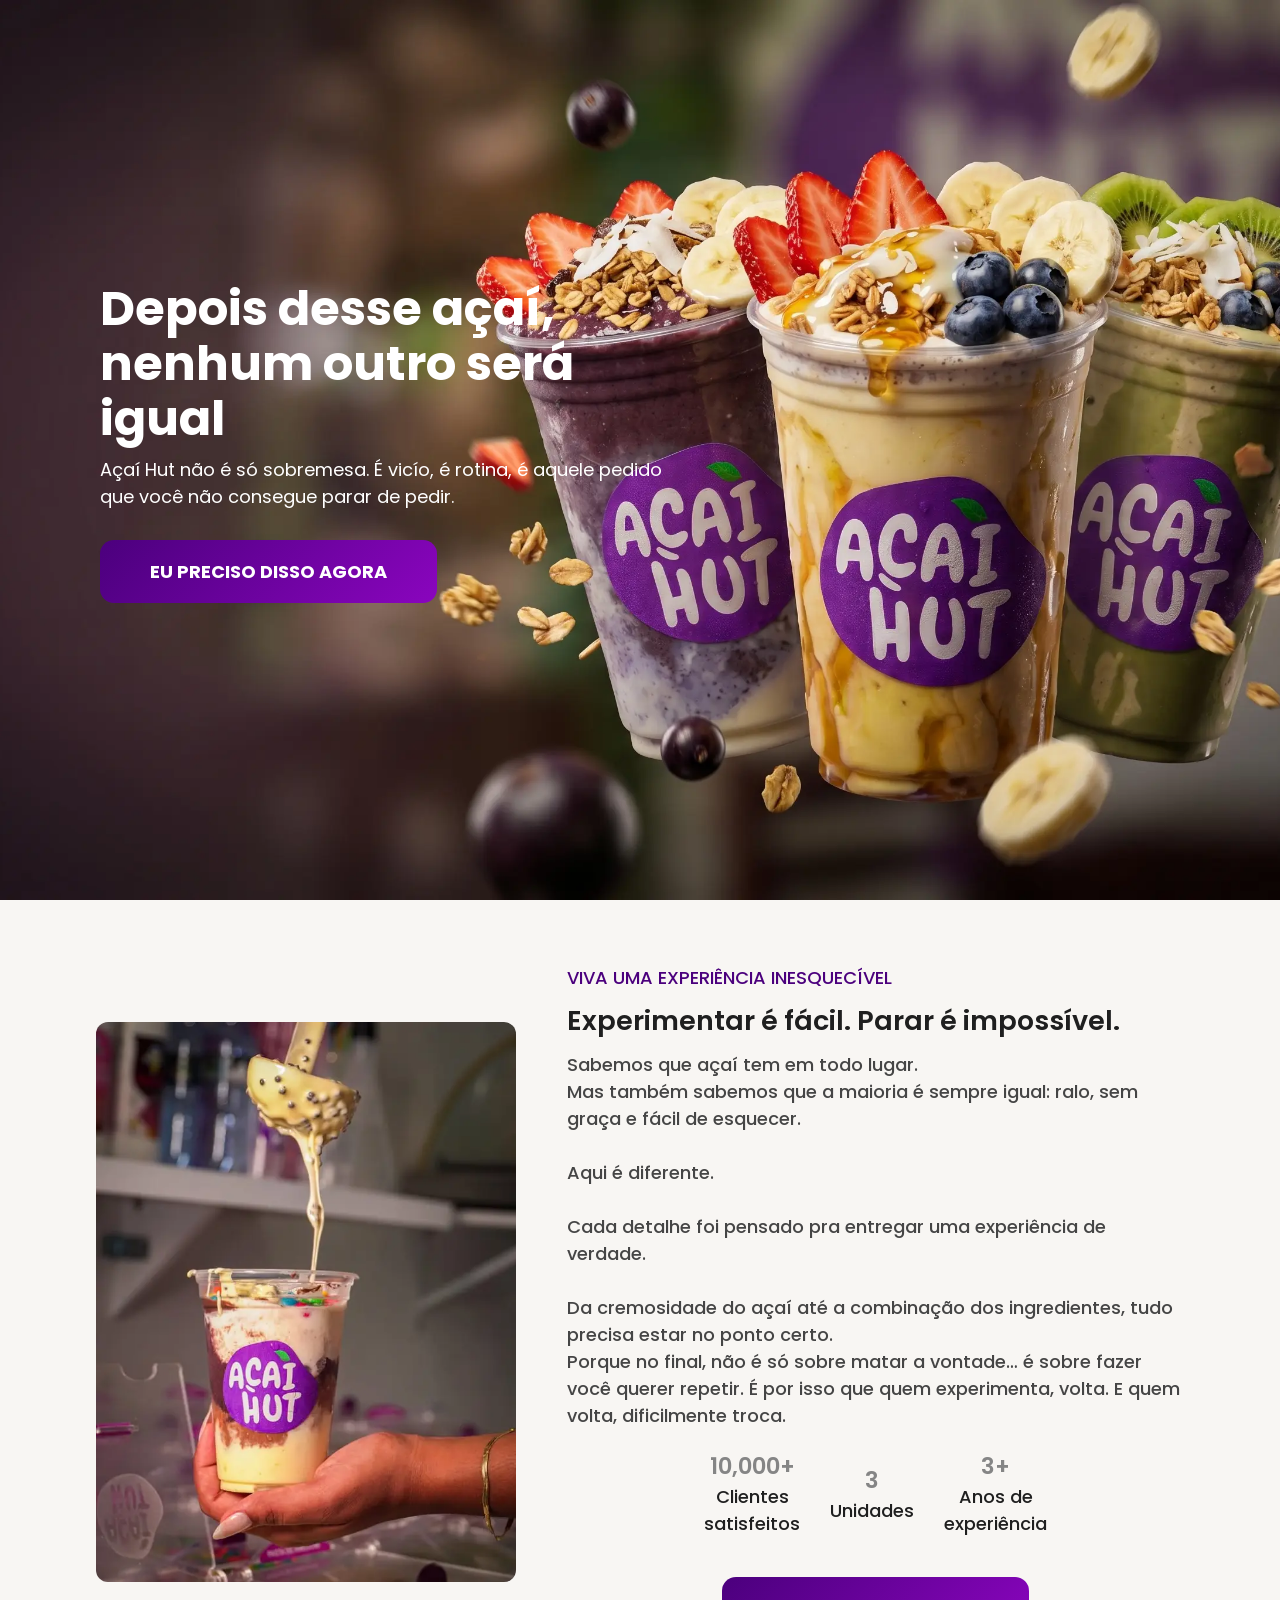
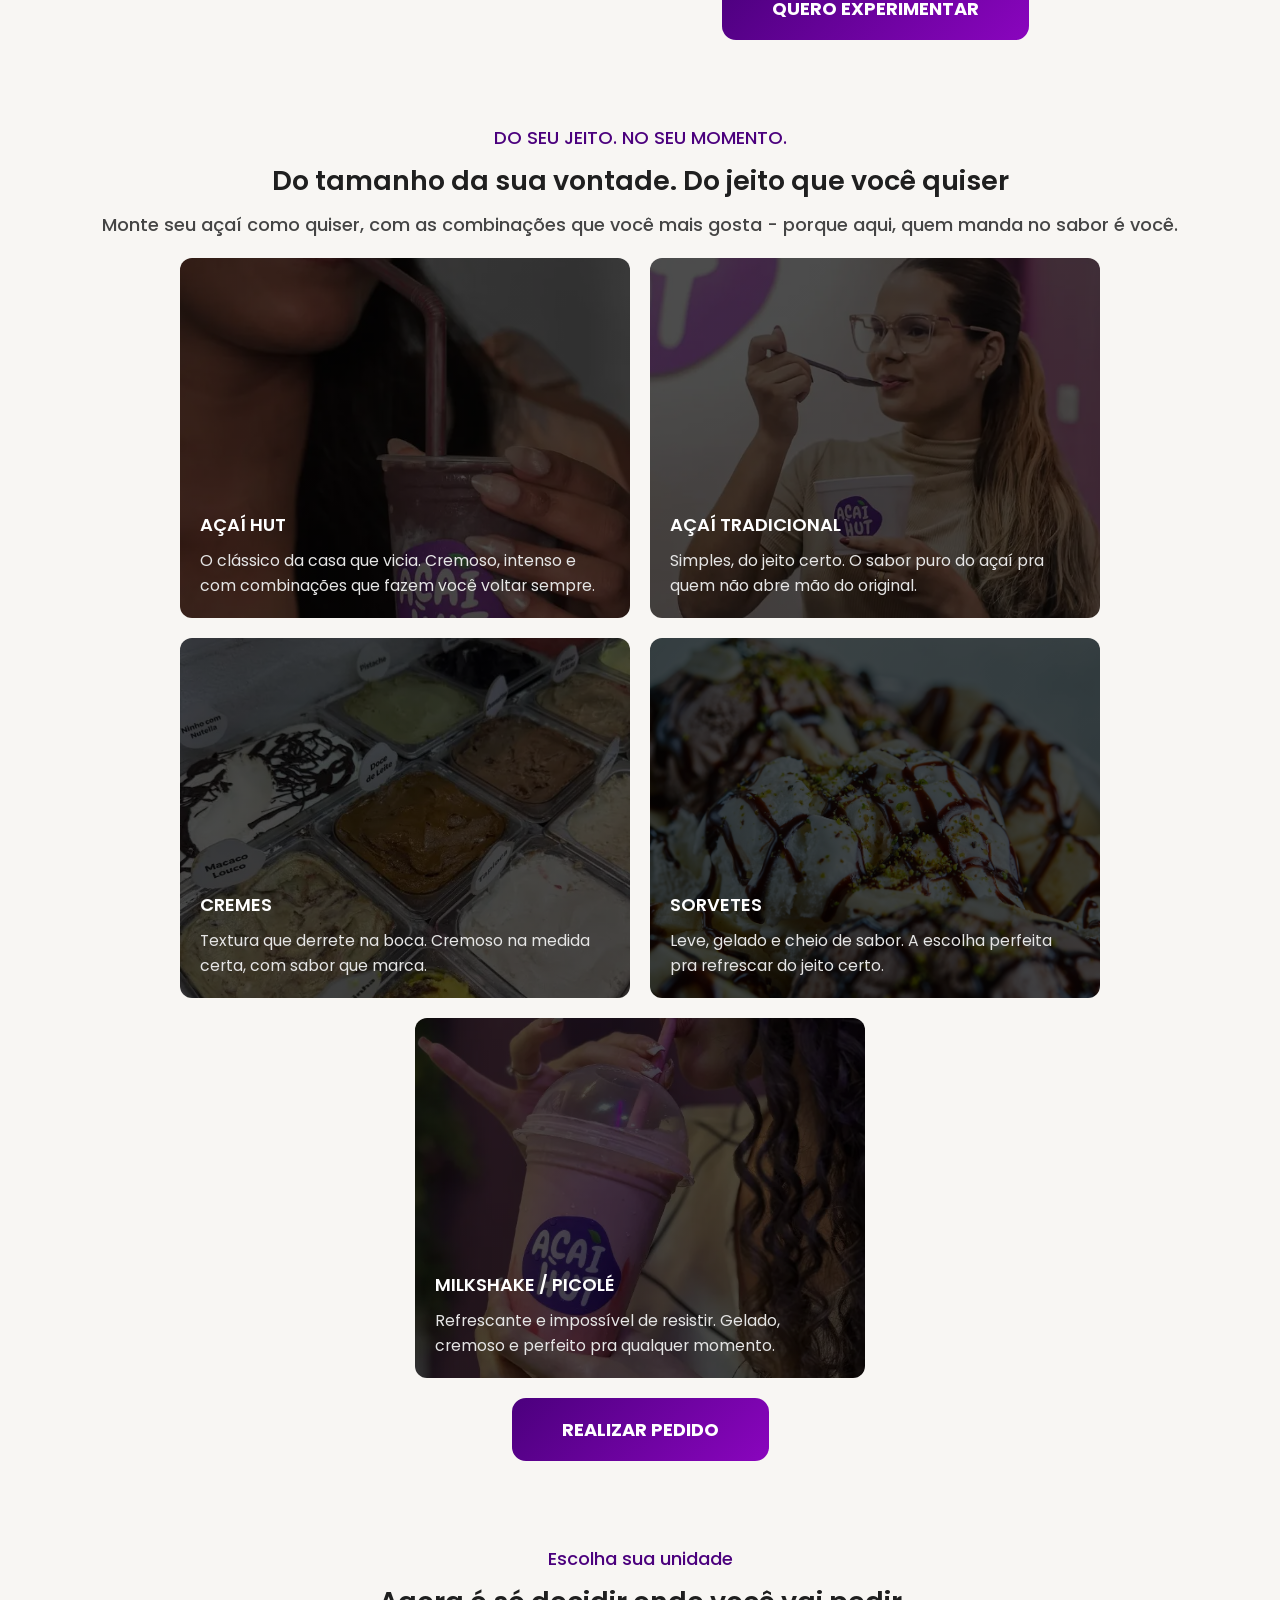
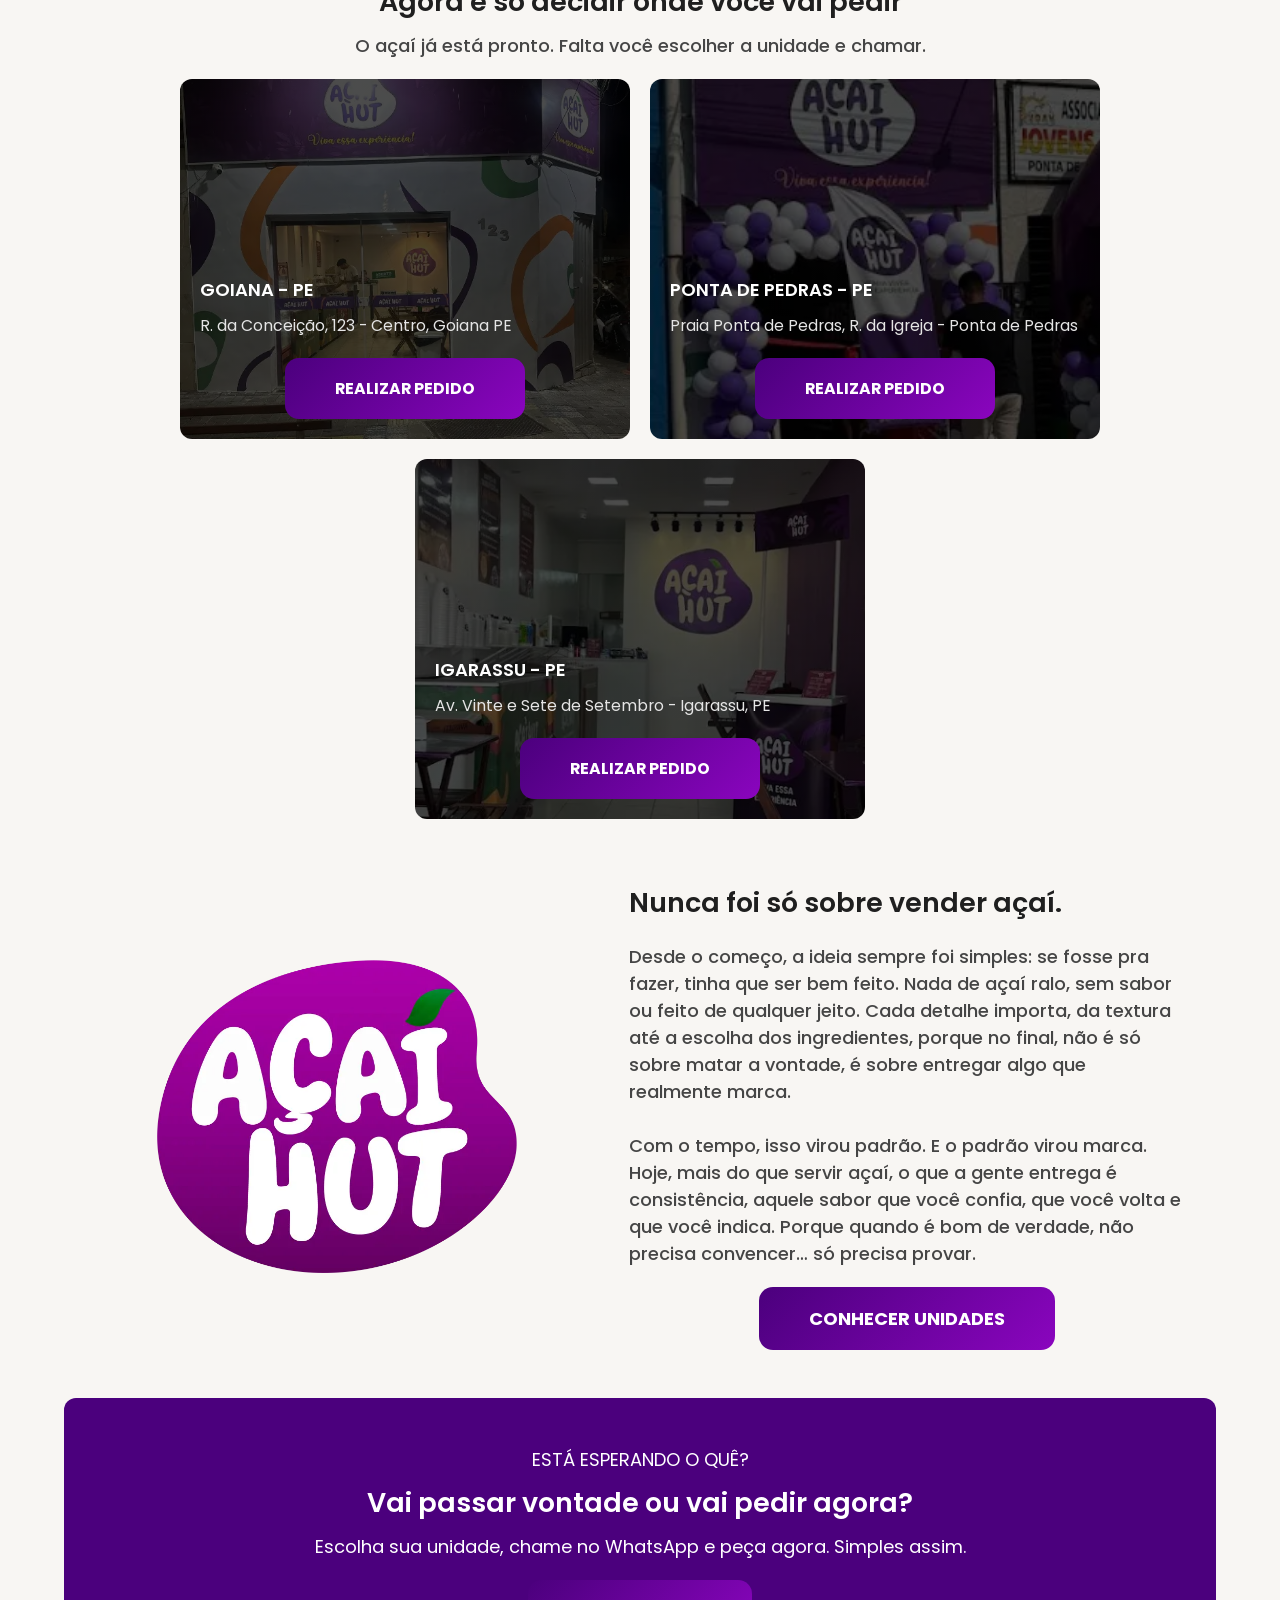
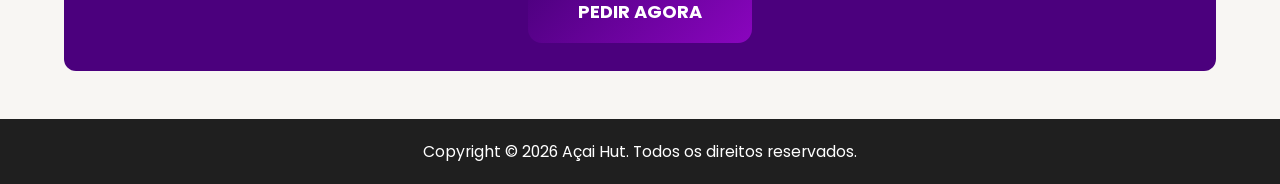
<file: index.html>
<!DOCTYPE html>
<html lang="pt-BR">
<head>
    <link rel="preconnect" href="https://fonts.googleapis.com">
    <link rel="preconnect" href="https://fonts.gstatic.com" crossorigin>
    <meta charset="UTF-8">
    <meta name="viewport" content="width=device-width, initial-scale=1.0">
    <title>Açai Hut</title>
    <link href="https://fonts.googleapis.com/css2?family=Poppins:ital,wght@0,100;0,200;0,300;0,400;0,500;0,600;0,700;0,800;0,900;1,100;1,200;1,300;1,400;1,500;1,600;1,700;1,800;1,900&display=swap" rel="stylesheet">

    <link rel="stylesheet" href="./styles/global.css">
    <link rel="stylesheet" href="./styles/styles.css">
    <link rel="stylesheet" href="./styles/responsive.css">

</head>
<body>
    <header>
        <div class="logo">
            <img src="./images/logo.webp" alt="Logo Açai Hut">
        </div>

        <div class="links" id="mobileOverlay">
            <a href="#">Home</a>
            <a href="#">Produtos</a>
            <a href="#">Unidades</a>
            <a href="#">Sobre</a>
            <a href="#">Diferenciais</a>
        </div>

        <div class="button">
            <button>REALIZAR PEDIDO AGORA</button>
        </div>

        <div class="mobile-menu">
            <button type="button" id="mobileMenuToggle" aria-label="Abrir menu" aria-expanded="false" aria-controls="mobileOverlay">
                <img src="./images/menu-mobile.webp" alt="Menu Mobile">
            </button>
        </div>
    </header>

    <main>
        <section class="hero">
            <div class="title">
                <h1>Depois desse açaí,<br>nenhum outro será igual</h1>

                <p>Açaí Hut não é só sobremesa. É vicío, é rotina, é aquele pedido que você não consegue parar de pedir.</p>
                
                <div class="button">
                    <a href="#tipos-acai">EU PRECISO DISSO AGORA</a>
                </div>
            </div> 
        </section>

        <section class="differencials">
            <div class="image">
                <img src="./images/image1.webp" alt="Imagem de um copo de açaí">
            </div>

            <div class="text">
                <div class="title">
                    <p>VIVA UMA EXPERIÊNCIA INESQUECÍVEL</p>

                    <h2>Experimentar é fácil. Parar é impossível.</h2>

                    <p>Sabemos que açaí tem em todo lugar.<br>
                        Mas também sabemos que a maioria é sempre igual: ralo, sem graça e fácil de esquecer.<br><br>
                        
                        Aqui é diferente.<br><br>
                        
                        Cada detalhe foi pensado pra entregar uma experiência de verdade.<br><br>
                        Da cremosidade do açaí até a combinação dos ingredientes, tudo precisa estar no ponto certo.<br>
                        Porque no final, não é só sobre matar a vontade… é sobre fazer você querer repetir.
                        
                        É por isso que quem experimenta, volta.
                        E quem volta, dificilmente troca.
                    </p>
                </div>

                <div class="infos">
                    <div class="info">
                        <span>10,000+</span>
                        <p>Clientes <br>satisfeitos</p>
                    </div>

                    <div class="info">
                        <span>3</span>
                        <p>Unidades</p>
                    </div>

                    <div class="info">
                        <span>3+</span>
                        <p>Anos de <br>experiência</p>
                    </div>
                </div>

                <div class="button">
                    <a href="#tipos-acai">QUERO EXPERIMENTAR</a>
                </div>
            </div>
        </section>

        <section class="products" id="tipos-acai">
            <div class="title">
                <p>DO SEU JEITO. NO SEU MOMENTO.</p>
                <h2>Do tamanho da sua vontade. Do jeito que você quiser</h2>
                <p>Monte seu açaí como quiser, com as combinações que você mais gosta - porque aqui, quem manda no sabor é você.</p>
            </div>

            <div class="all-types">
                <div class="type" id="type1">
                    <h3>AÇAÍ HUT</h3>
                    <p>O clássico da casa que vicia. Cremoso, intenso e com combinações que fazem você voltar sempre.</p>
                </div>

                <div class="type" id="type2">
                    <h3>AÇAÍ TRADICIONAL</h3>
                    <p>Simples, do jeito certo. O sabor puro do açaí pra quem não abre mão do original.</p>
                </div>

                <div class="type" id="type3">
                    <h3>CREMES</h3>
                    <p>Textura que derrete na boca. Cremoso na medida certa, com sabor que marca.</p>
                </div>

                <div class="type" id="type4">
                    <h3>SORVETES</h3>
                    <p>Leve, gelado e cheio de sabor. A escolha perfeita pra refrescar do jeito certo.</p>
                </div>

                <div class="type" id="type5">
                    <h3>MILKSHAKE / PICOLÉ</h3>
                    <p>Refrescante e impossível de resistir. Gelado, cremoso e perfeito pra qualquer momento.</p>
                </div>
            </div>

            <div class="button">
                <a href="#localizacao">REALIZAR PEDIDO</a>
            </div>
        </section>

        <section class="locations" id="localizacao">
            <div class="title">
                <p>Escolha sua unidade</p>
                <h2>Agora é só decidir onde você vai pedir</h2>
                <p>O açaí já está pronto. Falta você escolher a unidade e chamar.</p>
            </div>

            <div class="all-units">
                <div class="unit" id="unit1">
                    <h3>GOIANA - PE</h3>
                    <p>R. da Conceição, 123 - Centro, Goiana PE</p>
                    <div class="button">
                        <a href="https://wa.me/5581991689646" target="_blank" rel="noopener noreferrer">REALIZAR PEDIDO</a>
                    </div>
                </div>

                <div class="unit" id="unit2">
                    <h3>PONTA DE PEDRAS - PE</h3>
                    <p>Praia Ponta de Pedras, R. da Igreja - Ponta de Pedras</p>
                    <div class="button">
                        <a href="https://wa.me/5581992085287" target="_blank" rel="noopener noreferrer">REALIZAR PEDIDO</a>
                    </div>
                </div>

                <div class="unit" id="unit3">
                    <h3>IGARASSU - PE</h3>
                    <p>Av. Vinte e Sete de Setembro - Igarassu, PE</p>
                    <div class="button">
                        <a href="https://wa.me/5581989736216" target="_blank" rel="noopener noreferrer">REALIZAR PEDIDO</a>
                    </div>
                </div>
            </div>

            
        </section>

        <section class="about">
            <div class="image">
                <img src="./images/logo.webp" alt="Logo Açai Hut">
            </div>

            <div class="title">
                <h2>Nunca foi só sobre vender açaí.</h2>
            </div>

            <div class="description">
                <p>
                    Desde o começo, a ideia sempre foi simples: se fosse pra fazer, tinha que ser bem feito. Nada de açaí ralo, sem sabor ou feito de qualquer jeito. Cada detalhe importa, da textura até a escolha dos ingredientes, porque no final, não é só sobre matar a vontade, é sobre entregar algo que realmente marca.
                    <br> <br>
                    Com o tempo, isso virou padrão. E o padrão virou marca. Hoje, mais do que servir açaí, o que a gente entrega é consistência, aquele sabor que você confia, que você volta e que você indica. Porque quando é bom de verdade, não precisa convencer… só precisa provar.
                </p>
            </div>

            <div class="button">
                <a href="#localizacao">CONHECER UNIDADES</a>
            </div>
        </section>

        <section class="cta">
            <div class="title">
                <p>ESTÁ ESPERANDO O QUÊ?</p>
                <h2>Vai passar vontade ou vai pedir agora?</h2>
                <p>Escolha sua unidade, chame no WhatsApp e peça agora. Simples assim.</p>
            </div>

            <div class="button">
                <a href="#localizacao">PEDIR AGORA</a>
            </div>
        </section>
    </main>

    <footer>
        <p>Copyright © 2026 Açai Hut. Todos os direitos reservados.</p>
    </footer>

    <script src="./script.js"></script>
</body>
</html>
</file>
<file: styles/global.css>
html {
    font-size: 16px;
    scroll-behavior: smooth;
}

* {
    margin: 0;
    padding: 0;
    box-sizing: border-box;
}

html, body {
    height: 100%;
}

body {
    font-family: 'Poppins', sans-serif;
    -webkit-font-smoothing: antialiased;
    -moz-osx-font-smoothing: grayscale;

    background-color: var(--background-color);
}

:root {
    --background-color: #F8F6F3;

    --text-primary: #1F1F1F;
    --text-secondary: #FFFFFF;
    --text-tertiary: #454545;
    --text-quaternary: #858585;
    --text-quinary: #E5E5E5;
    --text-detail: #4B007D;

    --btn-gradient: linear-gradient(135deg, #4B007D 0%, #8A05BE 100%);

    --footer-bg: #1F1F1F;
}

img {
    max-width: 100%;
    display: block;
}

@keyframes button-shine-sweep {

    0% {
        transform: translateX(-140%) skewX(-14deg);
    }

    100% {
        transform: translateX(260%) skewX(-14deg);
    }

}

button {
    border: none;
    background-color: var(--btn-gradient);
    cursor: pointer;
}

button:not(#mobileMenuToggle) {
    position: relative;
    overflow: hidden;
}

button:not(#mobileMenuToggle)::before {
    content: "";
    position: absolute;
    top: -20%;
    left: 0;
    width: 45%;
    height: 140%;
    background: linear-gradient(
        95deg,
        rgba(255, 255, 255, 0) 0%,
        rgba(255, 255, 255, 0.06) 42%,
        rgba(255, 255, 255, 0.18) 50%,
        rgba(255, 255, 255, 0.06) 58%,
        rgba(255, 255, 255, 0) 100%
    );
    transform: translateX(-140%) skewX(-14deg);
    animation: button-shine-sweep 3.2s ease-in-out infinite;
    pointer-events: none;
}

@media (prefers-reduced-motion: reduce) {

    html {
        scroll-behavior: auto;
    }

    button:not(#mobileMenuToggle)::before {
        animation: none;
        display: none;
    }

}
</file>
<file: styles/styles.css>
header {
    display: none !important;
    padding: 14px 24px;

    display: flex;
    justify-content: space-between;
    align-items: center;

    background: rgba(248, 246, 243, 0.077);
    -webkit-backdrop-filter: blur(12px);
    backdrop-filter: blur(12px);
    box-shadow: 0 6px 20px rgba(31, 31, 31, 0.08);
    

    position: fixed;
    top: 0;
    left: 0;
    width: 100%;
    z-index: 1000;

    .logo img {
        width: 60px;
    }

    .links {
        position: fixed;
        inset: 0;
        min-height: 100dvh;
        z-index: 1100;

        display: flex;
        flex-direction: column;
        justify-content: center;
        align-items: center;
        gap: 24px;

        background: rgba(0, 0, 0, 0.95);
        opacity: 0;
        pointer-events: none;
        transform: translateY(-16px);
        transition: opacity 280ms ease, transform 280ms ease;
    }

    .links a {
        text-decoration: none;
        font-size: 1.125rem;
        font-weight: 600;
        color: var(--text-secondary);
    }

    .button {
        position: fixed;
        left: 24px;
        right: 24px;
        bottom: 32px;
        z-index: 1101;

        opacity: 0;
        pointer-events: none;
        transform: translateY(16px);
        transition: opacity 280ms ease, transform 280ms ease;
    }

    .button button {
        width: 100%;
        padding: 18px 30px;
        border-radius: 14px;
        border: none;

        font-size: 1rem;
        font-weight: bold;
        color: var(--text-secondary);
        background: var(--btn-gradient);
    }

    .mobile-menu button {
        border: 0;
        background: transparent;
        padding: 0;
        display: grid;
        place-items: center;
    }

    .mobile-menu img {
        width: 30px;
        filter: brightness(0) invert(1);
    }
}

header.menu-open .links,
header.menu-open .button {
    opacity: 1;
    pointer-events: auto;
    transform: translateY(0);
}

header.menu-open .mobile-menu {
    z-index: 1102;
}

header.menu-open {
    background: transparent;
    -webkit-backdrop-filter: none;
    backdrop-filter: none;
    box-shadow: none;
}

@media (min-width: 992px) {
    header {
        .links,
        .button {
            position: static;
            inset: auto;
            opacity: 1;
            pointer-events: auto;
            transform: none;
            background: transparent;
            transition: none;
            z-index: auto;
        }

        .links {
            flex-direction: row;
            gap: 24px;
        }

        .links a {
            font-size: 1rem;
            font-weight: 500;
            color: var(--text-primary);
        }

        .button {
            left: auto;
            right: auto;
            bottom: auto;
        }

        .button button {
            width: auto;
            padding: 12px 18px;
            font-size: 0.875rem;
        }

        .mobile-menu {
            display: none;
        }
    }
}

main {
    .hero {
        background-image: url('../images/bg-mobilee.webp');
        background-size: cover;
        background-position: center;
        background-repeat: no-repeat;
        height: 100vh;
        padding: 0 16px 40px;

        display: flex;
        align-items: flex-end;
        justify-content: center;

        .title {
            max-width: 100%;

            display: flex;
            flex-direction: column;
            align-items: center;
            text-align: center;
            gap: 10px;
            color: var(--text-tertiary);

            h1 {
                font-size: 1.75rem;
                font-weight: bold;

                color: var(--text-secondary);
            }

            p:last-of-type {
                font-size: 1rem;
                font-weight: 400;
    
                color: var(--text-secondary);
            }

            .button {
                margin-top: 20px;
                width: 100%;
                margin-top: 20px;
                display: flex;
                flex-direction: column;
                align-items: center;
                justify-content: center;
    
                button,
                a {
                    width: 90%;
                    padding: 18px 0 ;
                    border-radius: 14px;
                    border: none;
    
                    font-size: 1rem;
                    font-weight: bold;
                    color: var(--text-secondary);
                    background: var(--btn-gradient);
                    text-decoration: none;
                    text-align: center;
                    box-sizing: border-box;
                }  
            }
        }
    }

    .differencials {
        padding: 0 16px;

        margin-top: 64px;

        display: flex;
        flex-direction: column;
        align-items: center;
        justify-content: center;

        .image {
            width: 90%;

            img {
                width: 100%;
                border-radius: 12px;
            }
        }

        .text {
            max-width: 100%;
            display: flex;
            flex-direction: column;
            gap: 20px;
            text-align: center;

            .title {
                margin-top: 20px;
                display: flex;
                flex-direction: column;
                gap: 10px;

                p:first-of-type {
                    font-size: 1rem;
                    font-weight: 500;
                    color: var(--text-detail);
                }

                h2 {
                    font-size: 1.5rem;
                    font-weight: 600;
                    color: var(--text-primary);
                }

                p:last-of-type {
                    font-size: 1rem;
                    font-weight: 500;
                    color: var(--text-tertiary);
                }
            }
        }

        .infos {
            display: flex;
            gap: 30px;
            flex-wrap: wrap;
            text-align: center;
            align-items: center;
            justify-content: center;

            .info {
                span {
                    font-size: 1.25rem;
                    font-weight: 600;
                    color: var(--text-quaternary);
                }

                p {
                    font-size: 1rem;
                    font-weight: 500;
                    color: var(--text-primary);
                }
            }
        }

        .button {
            margin-top: 20px;
            width: 100%;
            margin-top: 20px;
            display: flex;
            flex-direction: column;
            align-items: center;
            justify-content: center;

            button,
            a {
                width: 80%;
                padding: 18px 0;
                border-radius: 14px;
                border: none;

                font-size: 1rem;
                font-weight: bold;
                color: var(--text-secondary);
                background: var(--btn-gradient);
                text-decoration: none;
                text-align: center;
                box-sizing: border-box;
            } 
        }
    }

    .products {
        padding: 0 16px;

        margin-top: 64px;

        display: flex;
        flex-direction: column;
        align-items: center;
        justify-content: center;

        .title {
            text-align: center;
            margin-top: 20px;
            display: flex;
            flex-direction: column;
            gap: 10px;

            p:first-of-type {
                font-size: 1rem;
                font-weight: 500;
                color: var(--text-detail);
            }

            h2 {
                font-size: 1.5rem;
                font-weight: 600;
                color: var(--text-primary);
            }

            p:last-of-type {
                font-size: 1rem;
                font-weight: 500;
                color: var(--text-tertiary);
            }
        }

        .all-types {
            margin-top: 20px;
            display: flex;
            flex-direction: column;
            align-items: center;
            justify-content: center;
            gap: 20px;
            
            .type {
                width: 80%;
                max-width: 100%;
                height: 40vh;
                border-radius: 12px;

                display: flex;
                flex-direction: column;
                justify-content: flex-end;
                gap: 10px;
                padding: 20px;

                h3 {
                    font-size: 1rem;
                    color: var(--text-secondary);
                    font-weight: 600;
                }

                p {
                    font-size: 0.875rem;
                    color: var(--text-quinary);
                    font-weight: 400;
                }
            }

            #type1 {
                background-image: linear-gradient(rgba(0, 0, 0, 0.7), rgba(0, 0, 0, 0.7)), url('../images/image2.webp');
                background-size: cover;
                background-position: center;
                background-repeat: no-repeat;
            }

            #type2 {
                background-image: linear-gradient(rgba(0, 0, 0, 0.7), rgba(0, 0, 0, 0.7)), url('../images/image3.webp');
                background-size: cover;
                background-position: center;
                background-repeat: no-repeat;
            }

            #type3 {
                background-image: linear-gradient(rgba(0, 0, 0, 0.7), rgba(0, 0, 0, 0.7)), url('../images/image4.webp');
                background-size: cover;
                background-position: center;
                background-repeat: no-repeat;
            }

            #type4 {
                background-image: linear-gradient(rgba(0, 0, 0, 0.7), rgba(0, 0, 0, 0.7)), url('../images/image5.webp');
                background-size: cover;
                background-position: center;
                background-repeat: no-repeat;
            }

            #type5 {
                background-image: linear-gradient(rgba(0, 0, 0, 0.7), rgba(0, 0, 0, 0.7)), url('../images/image6.webp');
                background-size: cover;
                background-position: center;
                background-repeat: no-repeat;
            }
            
        }

        .button {
            margin-top: 20px;
            width: 100%;
            margin-top: 20px;
            display: flex;
            flex-direction: column;
            align-items: center;
            justify-content: center;

            button,
            a {
                width: 80%;
                padding: 18px 0;
                border-radius: 14px;
                border: none;

                font-size: 1rem;
                font-weight: bold;
                color: var(--text-secondary);
                background: var(--btn-gradient);
                text-decoration: none;
                text-align: center;
                box-sizing: border-box;
            } 
        }
    }

    .locations {
        padding: 0 16px;

        margin-top: 64px;

        display: flex;
        flex-direction: column;
        align-items: center;
        justify-content: center;

        .title {
            text-align: center;
            margin-top: 20px;
            display: flex;
            flex-direction: column;
            gap: 10px;

            p:first-of-type {
                font-size: 1rem;
                font-weight: 500;
                color: var(--text-detail);
            }

            h2 {
                font-size: 1.5rem;
                font-weight: 600;
                color: var(--text-primary);
            }

            p:last-of-type {
                font-size: 1rem;
                font-weight: 500;
                color: var(--text-tertiary);
            }
        }

        .all-units {
            margin-top: 20px;
            display: flex;
            flex-direction: column;
            align-items: center;
            justify-content: center;
            gap: 20px;
            
            .unit {
                width: 80%;
                max-width: 100%;
                height: 40vh;
                border-radius: 12px;

                display: flex;
                flex-direction: column;
                justify-content: flex-end;
                gap: 10px;
                padding: 20px;

                h3 {
                    font-size: 1rem;
                    color: var(--text-secondary);
                    font-weight: 600;
                }

                p {
                    font-size: 0.875rem;
                    color: var(--text-quinary);
                    font-weight: 400;
                }
            }

            #unit1 {
                background-image: linear-gradient(rgba(0, 0, 0, 0.7), rgba(0, 0, 0, 0.7)), url('../images/image7.webp');
                background-size: cover;
                background-position: center;
                background-repeat: no-repeat;
            }

            #unit2 {
                background-image: linear-gradient(rgba(0, 0, 0, 0.7), rgba(0, 0, 0, 0.7)), url('../images/image8.webp');
                background-size: cover;
                background-position: center;
                background-repeat: no-repeat;
            }

            #unit3 {
                background-image: linear-gradient(rgba(0, 0, 0, 0.7), rgba(0, 0, 0, 0.7)), url('../images/image9.webp');
                background-size: cover;
                background-position: center;
                background-repeat: no-repeat;
            }
        }

        .button {
            margin-top: 20px;
            width: 100%;
            margin-top: 10px;
            display: flex;
            flex-direction: column;
            align-items: center;
            justify-content: center;

            button,
            a {
                width: 100%;
                padding: 18px 0;
                border-radius: 14px;
                border: none;

                font-size: 0.875rem;
                font-weight: bold;
                color: var(--text-secondary);
                background: var(--btn-gradient);
                text-decoration: none;
                text-align: center;
                box-sizing: border-box;
            } 
        }
    }

    .about {
        padding: 0 16px;

        margin-top: 64px;

        display: flex;
        flex-direction: column;
        align-items: center;
        justify-content: center;

        .image {
            width: 80%;

            image {
                width: 100%;
            }
        }

        .title {
            text-align: center;
            margin-top: 30px;

            h2 {
                font-size: 1.5rem;
                font-weight: 600;
                color: var(--text-primary);
            }
        }

        .description {
            margin-top: 20px;
            p {
                font-size: 1rem;
                font-weight: 500;
                color: var(--text-tertiary);
                text-align: center;
            }
        }

        .button {
            margin-top: 20px;
            width: 100%;
            margin-top: 20px;
            display: flex;
            flex-direction: column;
            align-items: center;
            justify-content: center;

            button,
            a {
                width: 80%;
                padding: 18px 0;
                border-radius: 14px;
                border: none;

                font-size: 1rem;
                font-weight: bold;
                color: var(--text-secondary);
                background: var(--btn-gradient);
                text-decoration: none;
                text-align: center;
                box-sizing: border-box;
            } 
        }
    }

    .cta {
        width: 90%;
        background-color: var(--text-detail);
        padding: 10px 20px;
        border-radius: 12px;
        margin: 48px auto;
        text-align: center;

        .title {
            text-align: center;
            margin-top: 20px;
            display: flex;
            flex-direction: column;
            gap: 10px;

            p:first-of-type {
                font-size: 1rem;
                font-weight: 400;
                color: var(--text-secondary);
            }

            h2 {
                font-size: 1.5rem;
                font-weight: 600;
                color: var(--text-secondary);
            }

            p:last-of-type {
                font-size: 1rem;
                font-weight: 400;
                color: var(--text-secondary);
            }
        }

        .button {
            margin-top: 20px;
            width: 100%;
            margin-top: 20px;
            display: flex;
            flex-direction: column;
            align-items: center;
            justify-content: center;

            button,
            a {
                width: 90%;
                padding: 18px 0 ;
                border-radius: 14px;
                border: none;

                font-size: 1rem;
                font-weight: bold;
                color: var(--text-secondary);
                background: var(--btn-gradient);
                text-decoration: none;
                text-align: center;
                box-sizing: border-box;
            }  
        }
    }
}

footer {
    background-color: var(--footer-bg);
    padding: 20px;

    p {
        font-size: 0.875rem;
        font-weight: 400;
        color: var(--text-secondary);
        text-align: center;
    }
}
</file>
<file: styles/responsive.css>
@media screen and (min-width: 500px) {

    main {

        :is(.hero .title, .differencials, .products, .locations, .about, .cta) .button :is(button, a) {

            width: fit-content;

            max-width: 100%;

            padding: 18px 50px;

            align-self: center;

        }

        .hero {

            padding: 0 20px 100px;

            .title h1 {

                font-size: 34px;

                line-height: 1.2;

            }

        }



        .differencials {

            .image {

                width: 70%;

            }

        }



        .about {

            .image {

                width: 60%;

            }

        }

    }

}

@media screen and (min-width: 700px) {

    html {

        font-size: 18px;

    }

    main {

        .hero {

            background-image: url('../images/bg-desktopp.webp');

            padding: 0 24px 50px;

            .title h1 {

                font-size: 34px;

            }

        }

        .products {

            .all-types {

                flex-direction: row;

                flex-wrap: wrap;

                justify-content: center;

                align-items: stretch;

                width: min(100%, 920px);

                margin-left: auto;

                margin-right: auto;

            }

            .all-types .type {

                flex: 0 1 calc((100% - 20px) / 2);

                max-width: calc((100% - 20px) / 2);

                width: auto;

            }

        }

        .locations {

            .all-units {

                flex-direction: row;

                flex-wrap: wrap;

                justify-content: center;

                align-items: stretch;

                width: min(100%, 920px);

                margin-left: auto;

                margin-right: auto;

            }

            .all-units .unit {

                flex: 0 1 calc((100% - 20px) / 2);

                max-width: calc((100% - 20px) / 2);

                width: auto;

            }

        }

    }

}

@media screen and (min-width: 1024px) {

    main {

        .hero {

            justify-content: flex-start;

            align-items: center;

            padding: 24px 24px 40px 150px;

            .title {

                align-items: flex-start;

                text-align: left;

                max-width: min(32rem, 50vw);

            }

            .title h1 {

                font-size: 48px;

                line-height: 1.15;

            }

            .title .button {

                align-items: flex-start;

                width: 100%;

                :is(button, a) {

                    width: fit-content;

                    align-self: flex-start;

                }

            }

        }

        .differencials {

            flex-direction: row;

            flex-wrap: nowrap;

            align-items: center;

            justify-content: center;

            gap: clamp(28px, 4vw, 56px);

            max-width: 1120px;

            margin-left: auto;

            margin-right: auto;

            .image {

                flex: 0 1 44%;

                width: 100%;

                max-width: 420px;

            }

            .text {

                flex: 1 1 52%;

                min-width: 0;

                text-align: left;

                align-items: flex-start;

                .title {

                    margin-top: 0;

                    text-align: left;

                    align-items: flex-start;

                }

            }

            .infos {

                justify-content: center;

                text-align: center;

                align-self: center;

                width: 100%;

            }

            .button {

                align-items: flex-start;

            }

        }

        .about {

            display: grid;

            grid-template-columns: minmax(0, 1fr) minmax(0, 1.15fr);

            grid-template-rows: auto auto auto;

            column-gap: clamp(32px, 4vw, 64px);

            row-gap: 20px;

            align-items: start;

            max-width: 1120px;

            margin-left: auto;

            margin-right: auto;

            .image {

                grid-column: 1;

                grid-row: 1 / 4;

                align-self: center;

                justify-self: center;

                width: 100%;

                max-width: 360px;

            }

            .title {

                grid-column: 2;

                grid-row: 1;

                margin-top: 0;

                text-align: left;

                width: 100%;

            }

            .description {

                grid-column: 2;

                grid-row: 2;

                margin-top: 0;

                width: 100%;

                p {

                    text-align: left;

                }

            }

            .button {

                grid-column: 2;

                grid-row: 3;

                margin-top: 0;

                align-items: flex-start;

            }

        }

        .cta {

            padding: 28px 40px;

        }

    }

}

@media screen and (min-width: 1280px) {

    main {

        .hero {

            padding-left: 100px;

        }

    }

}
</file>
